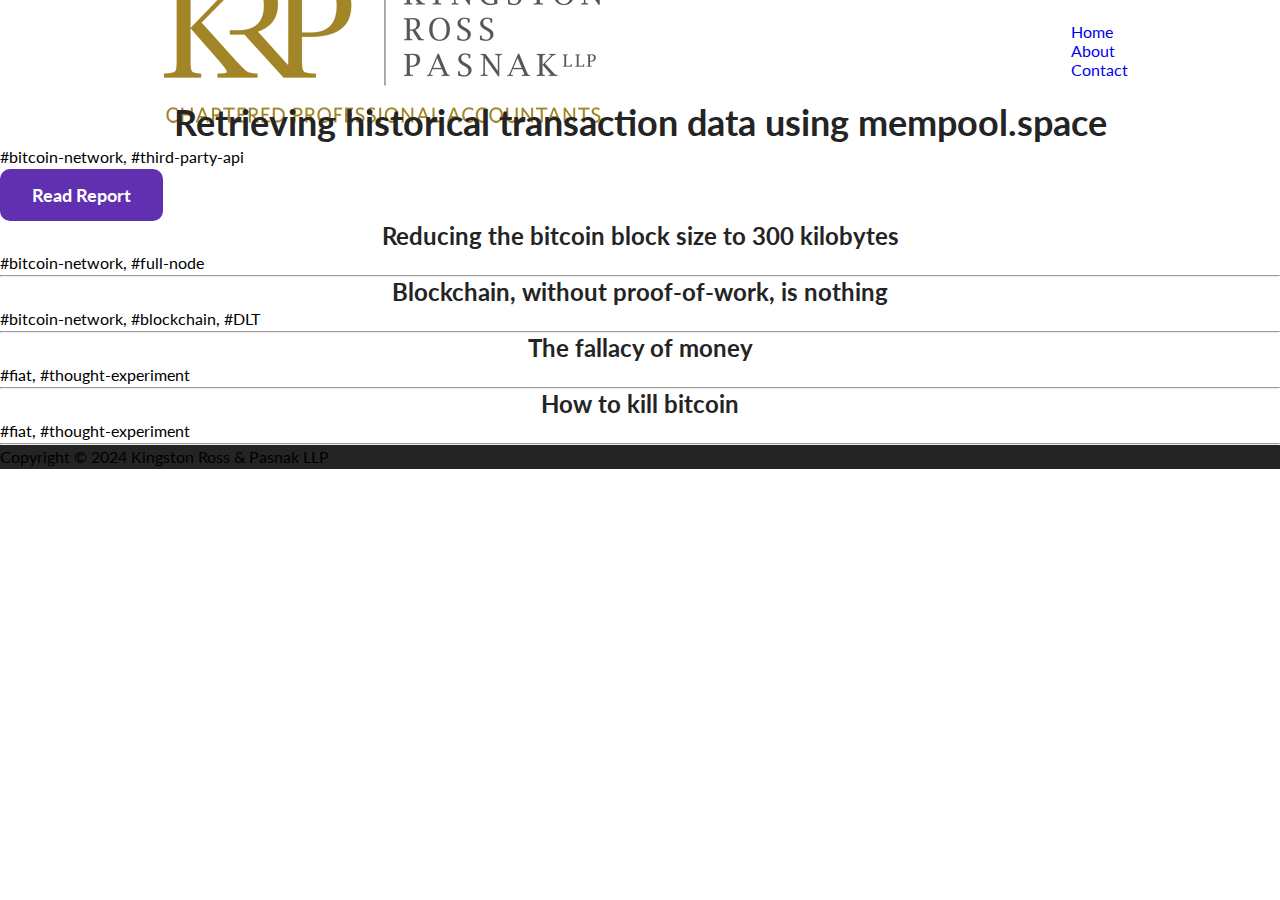
<file: index.html>
<!DOCTYPE html>
<html lang="en">
<head>
    <meta charset="UTF-8">
    <meta name="viewport" content="width=device-width, initial-scale=1.0">
    <title>KRP | Bitcoin Research </title>
    <meta name="description" content=" KRP Bitcoin Research, open-source research for public practice with a focus in Bitcoin.">
    <meta name="keywords" content=" Norma Escobar, Blockchain Developer, KRP, Cryptocurrency, Justin Rousseau, Audit, Bitcoin">
    <link rel="stylesheet" href="https://fonts.googleapis.com/css2?family=Rubik:wght@400;700&display=swap">
    <link rel="stylesheet" href="styles.css">
    <link rel="icon" type="image/x-icon" href="assets/alien.ico">
</head>
<body>
    <nav>
        <div class="logo">
            <img src="assets/krp-logo.png" alt="Logo">
        </div>
        <ul>
            <li><a href="#">Home</a></li>
            <li><a href="about.html">About</a></li>
            <li><a href="mailto:nescobar@krpgroup.com">Contact</a></li>
        </ul>
    </nav>
    <header class="home-header">
        <div class="header-content">
            <h1>Retrieving historical transaction data using mempool.space</h1>
            <p>#bitcoin-network, #third-party-api</p>
            <button onclick="window.location.href='https://docsify-this.net/?basePath=https://raw.githubusercontent.com/madame-president/krp-research-articles/main/articles&homepage=retrieving_historical_transaction_data_using_mempool.md#/'">Read Report</button>
        </div>
    </header>
    <section class="feed">
        <div class="article">
        <a href="https://docsify-this.net/?basePath=https://raw.githubusercontent.com/madame-president/krp-research-articles/main/articles&homepage=reducing_the_bitcoin_block_size.md#/">
            <h2>Reducing the bitcoin block size to 300 kilobytes</h2>
        </a>
            <p>#bitcoin-network, #full-node</p>
        </div>
        <!-- <hr> -->
        
        <hr>
        <div class="article">
        <a href="https://docsify-this.net/?basePath=https://raw.githubusercontent.com/madame-president/krp-research-articles/main/articles&homepage=blockchain_without_PoW_is_nothing.md#/">
            <h2>Blockchain, without proof-of-work, is nothing</h2>
        </a>
            <p>#bitcoin-network, #blockchain, #DLT</p>
        </div>
        <hr>
        <div class="article">
        <a href="https://docsify-this.net/?basePath=https://raw.githubusercontent.com/madame-president/krp-research-articles/main/articles&homepage=the-fallacy-of-money.md#/">
            <h2>The fallacy of money</h2>
        </a>
            <p>#fiat, #thought-experiment</p>
        </div>
        <hr>
        <div class="article">
        <a href="https://docsify-this.net/?basePath=https://raw.githubusercontent.com/madame-president/krp-research-articles/main/articles&homepage=how-to-kill-bitcoin.md#/">
            <h2>How to kill bitcoin</h2>
        </a>
            <p>#fiat, #thought-experiment</p>
        </div>
        <hr>
        <!-- Add more articles as needed -->
    </section>
    <footer>
        <p>Copyright © 2024 Kingston Ross & Pasnak LLP</p>
    </footer>
   
</body>
</html>
</file>
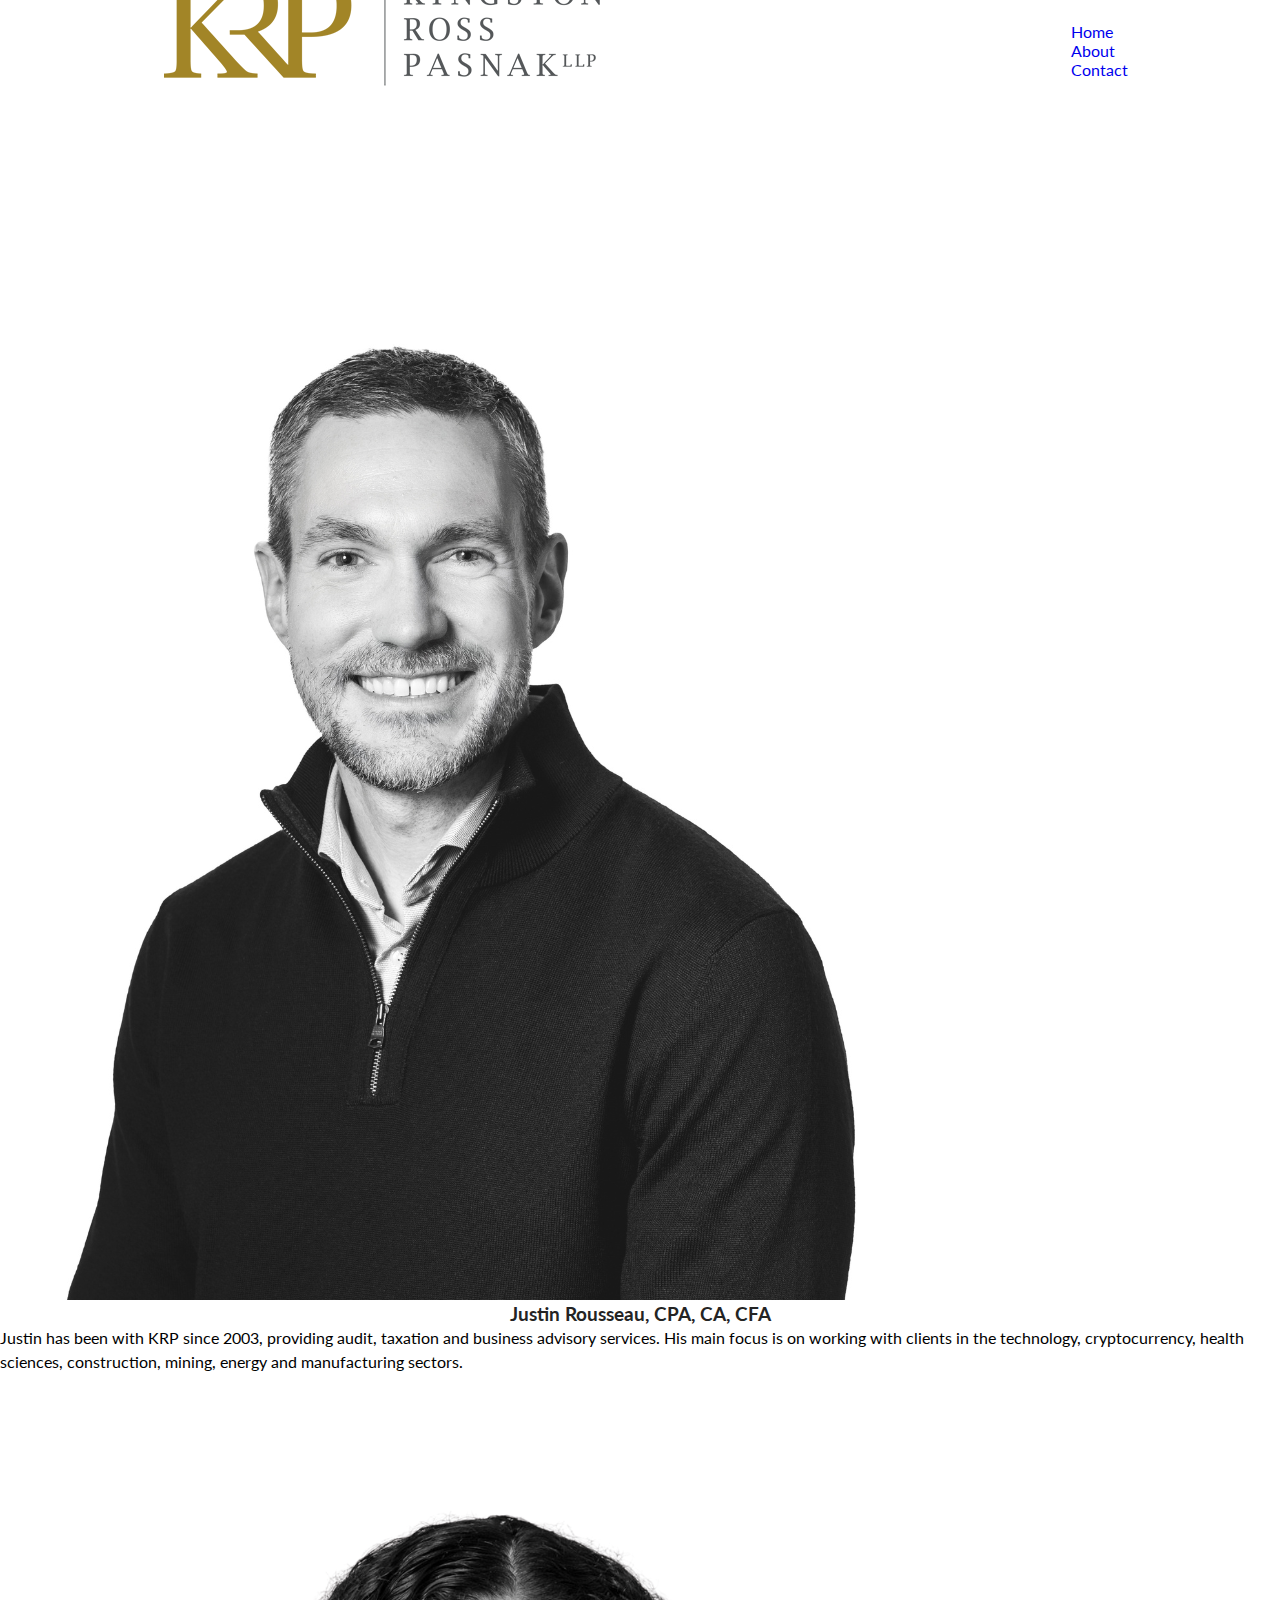
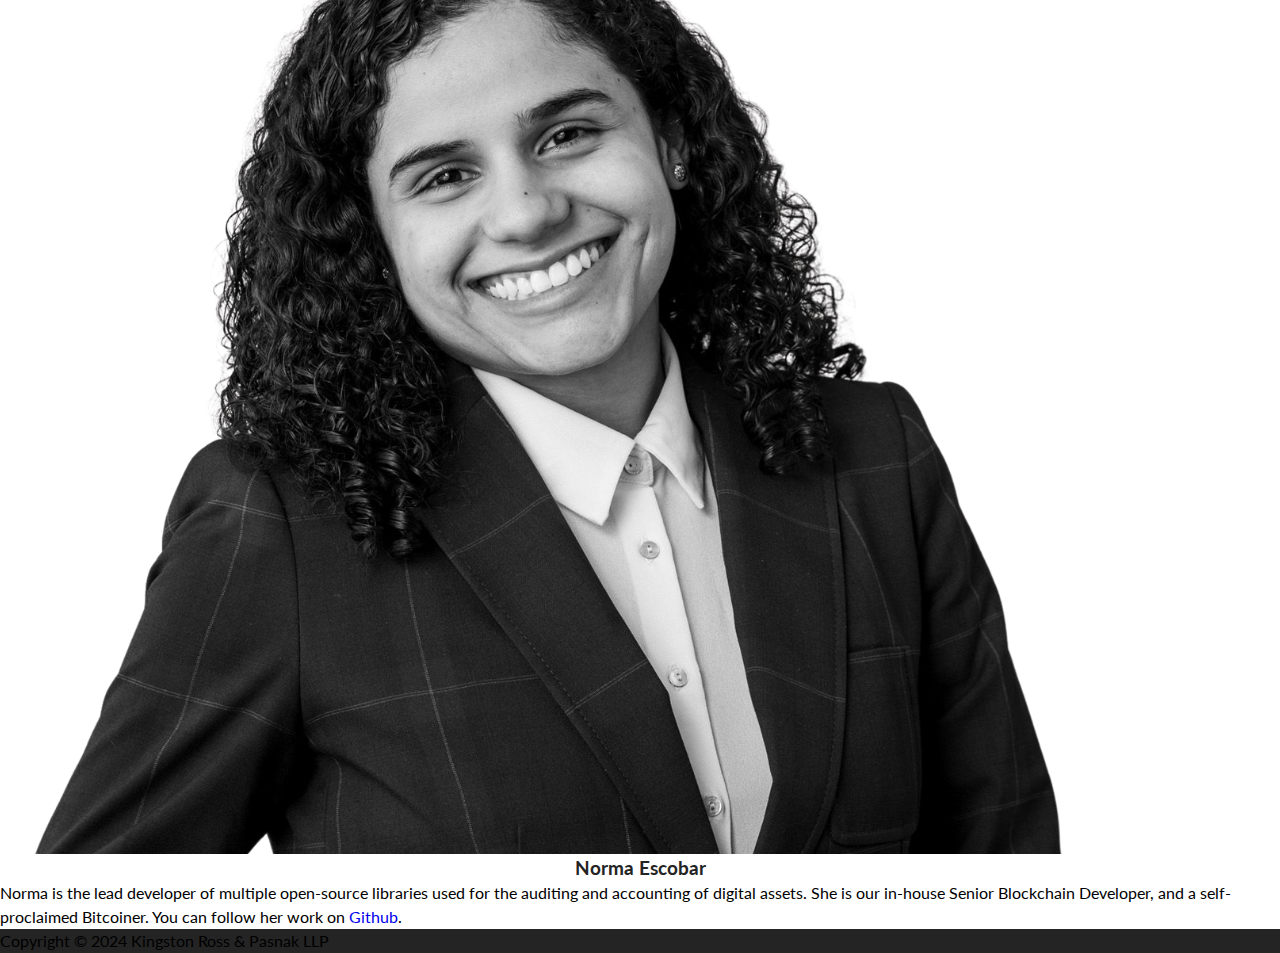
<file: about.html>
<!DOCTYPE html>
<html lang="en">
<head>
    <meta charset="UTF-8">
    <meta name="viewport" content="width=device-width, initial-scale=1.0">
    <title>About | KRP </title>
    <link rel="stylesheet" href="https://fonts.googleapis.com/css2?family=Rubik:wght@400;700&display=swap">
    <link rel="stylesheet" href="styles.css">
    <link rel="icon" type="image/x-icon" href="assets/alien.ico">
</head>
<body>
    <nav>
        <div class="logo">
            <img src="assets/krp-logo.png" alt="Logo">
        </div>
        <ul>
            <li><a href="index.html">Home</a></li>
            <li><a href="#">About</a></li>
            <li><a href="#">Contact</a></li>
        </ul>
    </nav>

    <div class="profiles">
        <div class="profile-card">
            <img src="assets/jdr_pp.png" alt="Profile 1">
            <div class="bio">
                <h3>Justin Rousseau, CPA, CA, CFA</h3>
                <p>Justin has been with KRP since 2003, providing audit, taxation and business advisory services. His main focus is on working with clients in the technology, cryptocurrency, health sciences, construction, mining, energy and manufacturing sectors.</p>
            </div>
        </div>
        <div class="profile-card">
            <img src="assets/nescobar_pp_main.png" alt="Profile 2">
            <div class="bio">
                <h3>Norma Escobar</h3>
                <p>Norma is the lead developer of multiple open-source libraries used for the auditing and accounting of digital assets. She is our in-house Senior Blockchain Developer, and a self-proclaimed Bitcoiner. You can follow her work on <a href="https://github.com/madame-president">Github</a>.</p>
            </div>
        </div>
    </div>
    <footer>
        <p>Copyright © 2024 Kingston Ross & Pasnak LLP</p>
    </footer>
</body>
</html>
</file>
<file: styles.css>
@import url('https://fonts.googleapis.com/css2?family=Lato:wght@400;700&display=swap');

* {
    font-family: 'Lato', 'sans-serif';
    padding: 0;
    margin: 0;
    box-sizing: border-box;
}

html {
    scroll-behavior: smooth;
}

h1, h2, h3, h4, h5, h6, span {
    color: #242424;
    text-align: center;
    line-height: 1.25;
}

h1 {
    font-size: 36px;
}

p {
    line-height: 1.5;
    font-size: 16px;
}

button {
    padding: 15px 32px;
    color: white;
    background-color: #6030b1;
    border-radius: 10px;
    font-size: 18px;
    font-weight: 700;
    border: none;
    text-align: center;
}

a {
    text-decoration: none;
    position: relative;
}

.link__hover-effect:after {
    content: "";
    position: absolute;
    height: 3px;
    width: 0;
    bottom: -3px;
    right: 0;
    transition: all 300ms ease;
}

.link__hover-effect--black:after {
    background-color: black;
}

.link__hover-effect--white:after {
    background-color: white;
}

.link__hover-effect:hover:after {
    width: 100%;
    left: 0;
}

li {
    list-style-type: none;
}

.flex {
    display: flex;
}

.flex-1 {
    flex: 1;
}

.container {
    padding: 50px 0;
}

.row {
    width: 100%;
    max-width: 800px;
    margin: 0 auto;
    padding: 0 12px;
}

.text--purple {
    color: #6030b1;
}

section:nth-child(even) {
    background-color: #f8f8f8;
}

.section__title {
    margin-bottom: 20px;
}

/* NAVIGATION */

nav {
    height: 100px;
    width: 100%;
    max-width: 1000px;
    margin: 0 auto;
    display: flex;
    justify-content: space-between;
    align-items: center;
    padding: 0 12px;
}

.nav__link--list {
    display: flex;
}

.nav__link--anchor {
    margin: 0 12px;
    color: #242424;
    text-decoration: none;
    font-weight: 700;
}

.nav__link--anchor-primary {
    background-color: #6030b1;
    padding: 8px 20px;
    border-radius: 50px;
    color: white;
    transition: all 300ms ease;
}

.nav__link--anchor-primary:hover {
    background-color: #5d3eff;
}

.logo {
    font-size: 24px;
    color: #6030b1;
    margin: 0 12px;
    font-weight: bold;
}

/* ABOUT SECTION */

#about {
    min-height: 100vh;
    display: flex;
    flex-direction: column;
}

.about__info {
    display: flex;
    flex-direction: column;
}

.about__info--container {
    display: flex;
    flex-direction: column;
    align-items: center;
    max-width: 600px;
    margin: 0 auto;
    text-align: center;
}

.about__picture--mask {
    width: 100px;
    height: 100px;
    border-radius: 50%;
    overflow: hidden;
    box-shadow: 0 8px 16px rgba(0, 0, 0, 0.16);
    margin-bottom: 28px;
    /*border: 2px solid black;*/
    animation: animate-profile-picture 800ms 200ms backwards;
}

@keyframes  animate-profile-picture {
    0% {
        transform: scale(0);
    }
    80% {
        transform: scale(1.1);
    }
    100% {
        transform: scale(1);
    }
}


.about__picture {
    width: 100%;
    transform: scale(1.75);
}

.about__info--title {
    margin-bottom: 16px;
    animation: fade-up 650ms 400ms backwards;
}

.about__info--para {
    font-size: 20px;
    margin-bottom: 20px;
    animation: fade-up 650ms 600ms backwards;
}

.about__links {
    margin-bottom: 20px;
    animation: fade-up 650ms 800ms backwards;
}

@keyframes fade-up {
    0% {
        opacity: 0;
        transform: translateY(40px);
    }
    100% {
        opacity: 1;
        transform: translateY(0);
    }
}

.about__link {
    font-size: 24px;
    color: #242424;
    text-decoration: none;
    /*padding: 0 16px;*/
}

.about__image--container {
    flex: 1;
    display: flex;
    align-items: center;
}

.about__image {
    width: 100%;
    animation: fade-in 1200ms 800ms backwards;
}

@keyframes fade-in {
    0% {
        opacity: 0;
    }
    100% {
        opacity: 1;
    }
}

/* DOCUMENTATION */

.feature__icon {
    width: 100%;
    max-width: 100px;
    transition: all 300ms;
}

.feature:hover .feature__icon {
    filter: brightness(80%);
    opacity: 0.86;
    transform: scale(0.9);
}

.feature {
    width: 25%;
    display: flex;
    justify-content: center;
    position: relative;
}

.feature__icon--wrapper {
    display: flex;
    justify-content: center;
    align-items: center;
    padding: 25px 16px;
}

.features__list {
    display: flex;
    justify-content: center;
    width: 100%;
    flex-wrap: wrap;
}

.feature__name {
    position: absolute;
    bottom: 0;
    transform: scale(0);
    transition: all 300ms;
    font-size: 20px;
    opacity: 0;
}

.feature:hover .feature__name {
    transform: scale(1);
    opacity: 1;
}

/* DOWNLOAD - PROJECTS */

.project {
    margin-bottom: 135px;
}

.project:last-child {
    margin-bottom: 40px;
}

.project__image {
    width: 100%;
    transition: all 500ms ease;
}

.project__wrapper {
    display: flex;
    box-shadow: 0 20px 80px rgba(0, 0, 0, 0.45);
    border-radius: 15px;
    overflow: hidden;
    position: relative;
}

.project__wrapper:before {
    content: "";
    position: absolute;
    top: 0;
    left: 0;
    height: 100%;
    width: 100%;
    background-color: #1c1d25;
    opacity: 0;
    transition: opacity 450ms ease;
    z-index: 2;
}

.project:hover .project__wrapper:before {
    opacity: 0.7;
}

.project:hover .project__image {
    transform: scale(1.07);
    filter: blur(5px);
}

.project:hover .project__description {
    opacity: 1;
    transform: translateY(-50%);
}

.project__list {
    padding-top: 40px;
}

.project__description {
    position: absolute;
    top: 50%;
    left: 90px;
    transform: translateY(100%);
    max-width: 550px;
    z-index: 3;
    opacity: 0;
    transition: transform 450ms, opacity 300ms;
}

.project__description--title {
    font-size: 40px;
}

.project__description--para {
    margin: 16px 0;
}

.project__description--link {
    font-size: 20px;
    /*margin-right: 16px;*/
}

.project__description--title,
.project__description--sub-title,
.project__description--para,
.project__description--link {
    text-align: left;
    color: white;
}

.button__div {
    width: 33%;
    display: flex;
    flex-direction: column;
    margin: 0 auto;
}

/* FOOTER */

footer {
    background-color: #242424;
}

.footer__row {
    display: flex;
    flex-direction: column;
    align-items: center;
    justify-content: center;
    padding: 8% 0;
}

.footer__logo {
    width: 210px;
    height: 70px;
}

.footer__list {
    width: 100%;
    max-width: 500px;
    display: flex;
    justify-content: space-around;
    margin-bottom: 28px;
}


.footer__link,
.footer__copyright,
.footer__logo--popper {
    color: white;
}

.footer__anchor {
    position: relative;
    margin-bottom: 20px;
}

.footer__anchor:hover .footer__logo--popper {
    transform: translateX(60px);
    opacity: 1;
}

.footer__logo--popper {
    position: absolute;
    right: 0;
    top: 30px;
    font-weight: 700;
    opacity: 0;
    transition: all 300ms ease;
}

/* TABLETS AND LARGE PHONES */

@media (max-width: 768px) {
    nav {
        height: 68px;
    }

    h1 {
        font-size: 28px;
    }

    .about__info--para {
        font-size: 18px;
    }

    .feature {
        width: calc(100% / 2);
    }

    .project__description--para {
        font-size: 14px;
    }

    .project__description {
        left: 30px;
        padding-right: 30px;
    }
}

/* SMALL PHONES */

@media (max-width: 480px) {
    .nav__link:not(:last-child) {
        display: none;
    }

    .project__description--para {
        display: none;
    }

    .project__description {
        padding: 0;
        left: 0;
        width: 100%;
    }

    .project__description--links {
        display: flex;
        justify-content: center;
    }

    .project__description--title {
        line-height: 1;
        font-size: 32px;
        text-align: center;
    }

    .project__description--sub-title {
        text-align: center;
        margin: 12px 0;
    }

    button {
        font-size: 16px;
        left: 0;
        text-align: center;
    }
}
</file>
